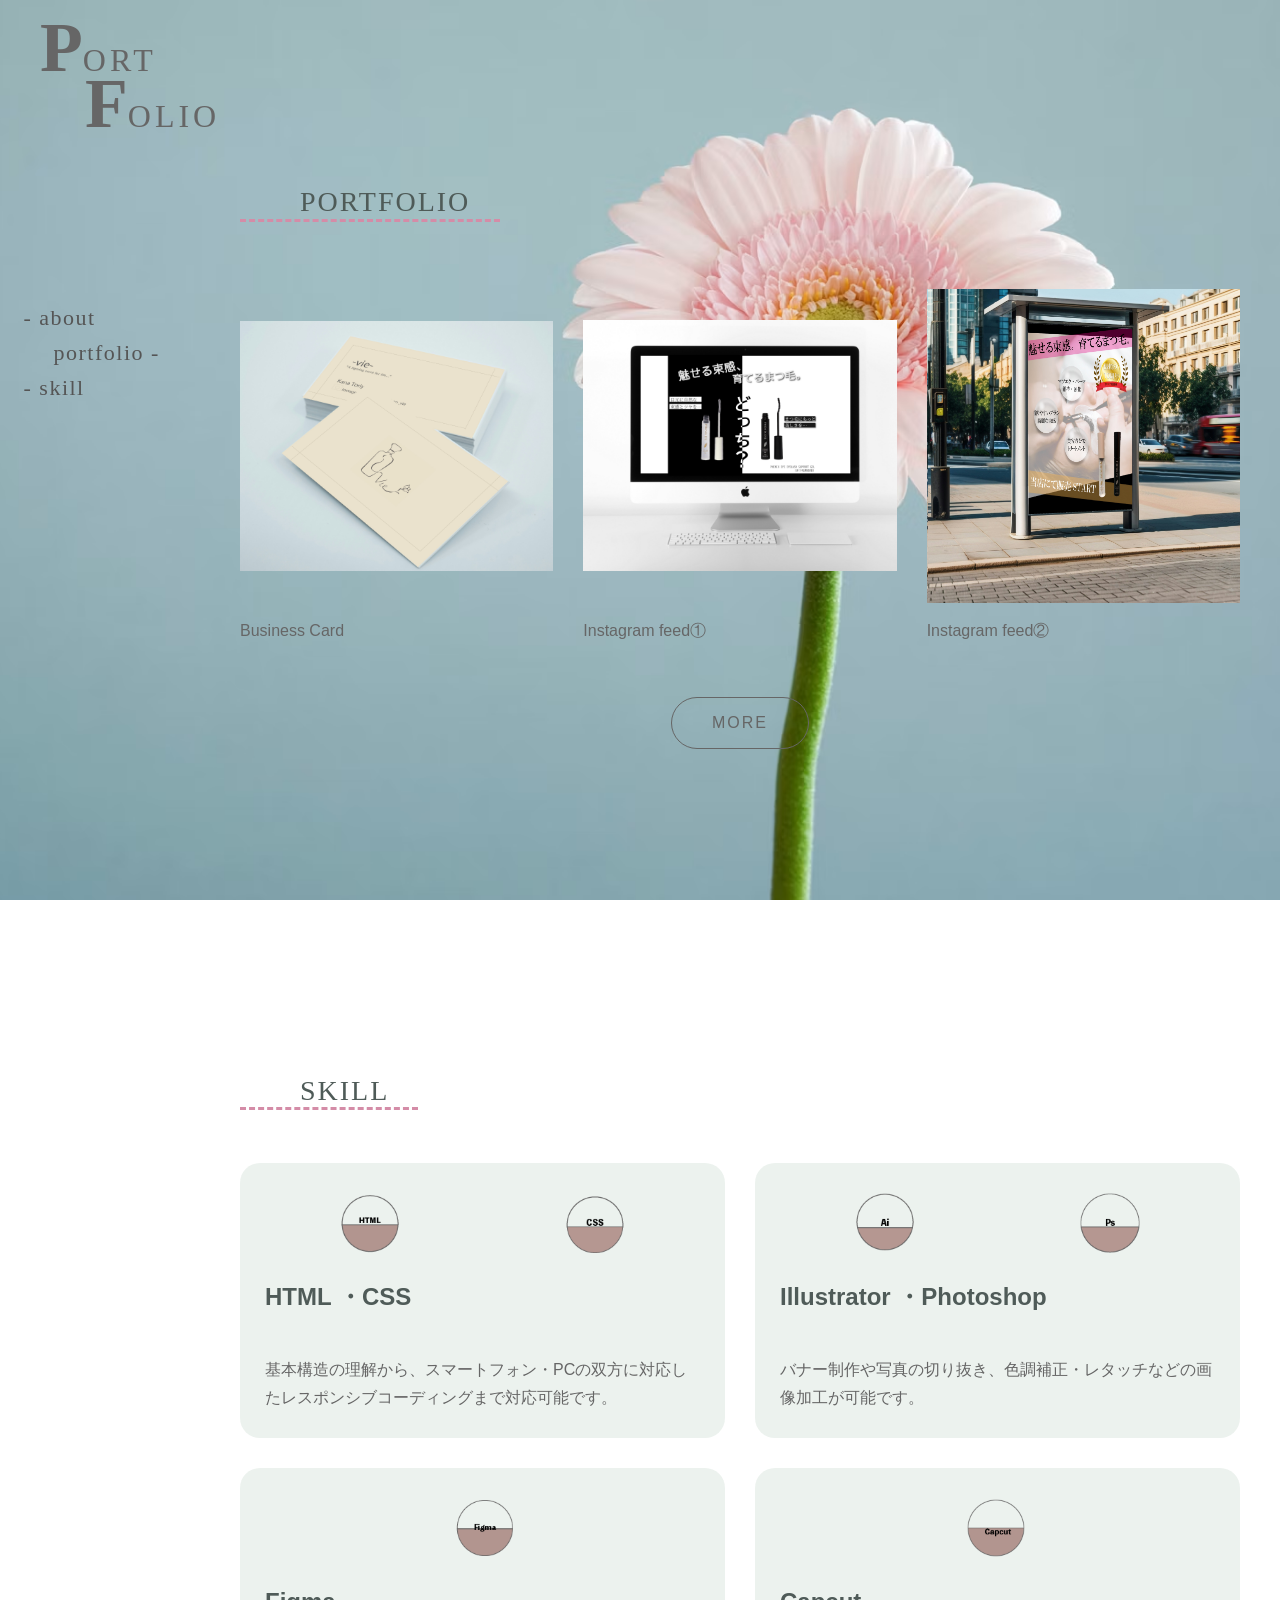
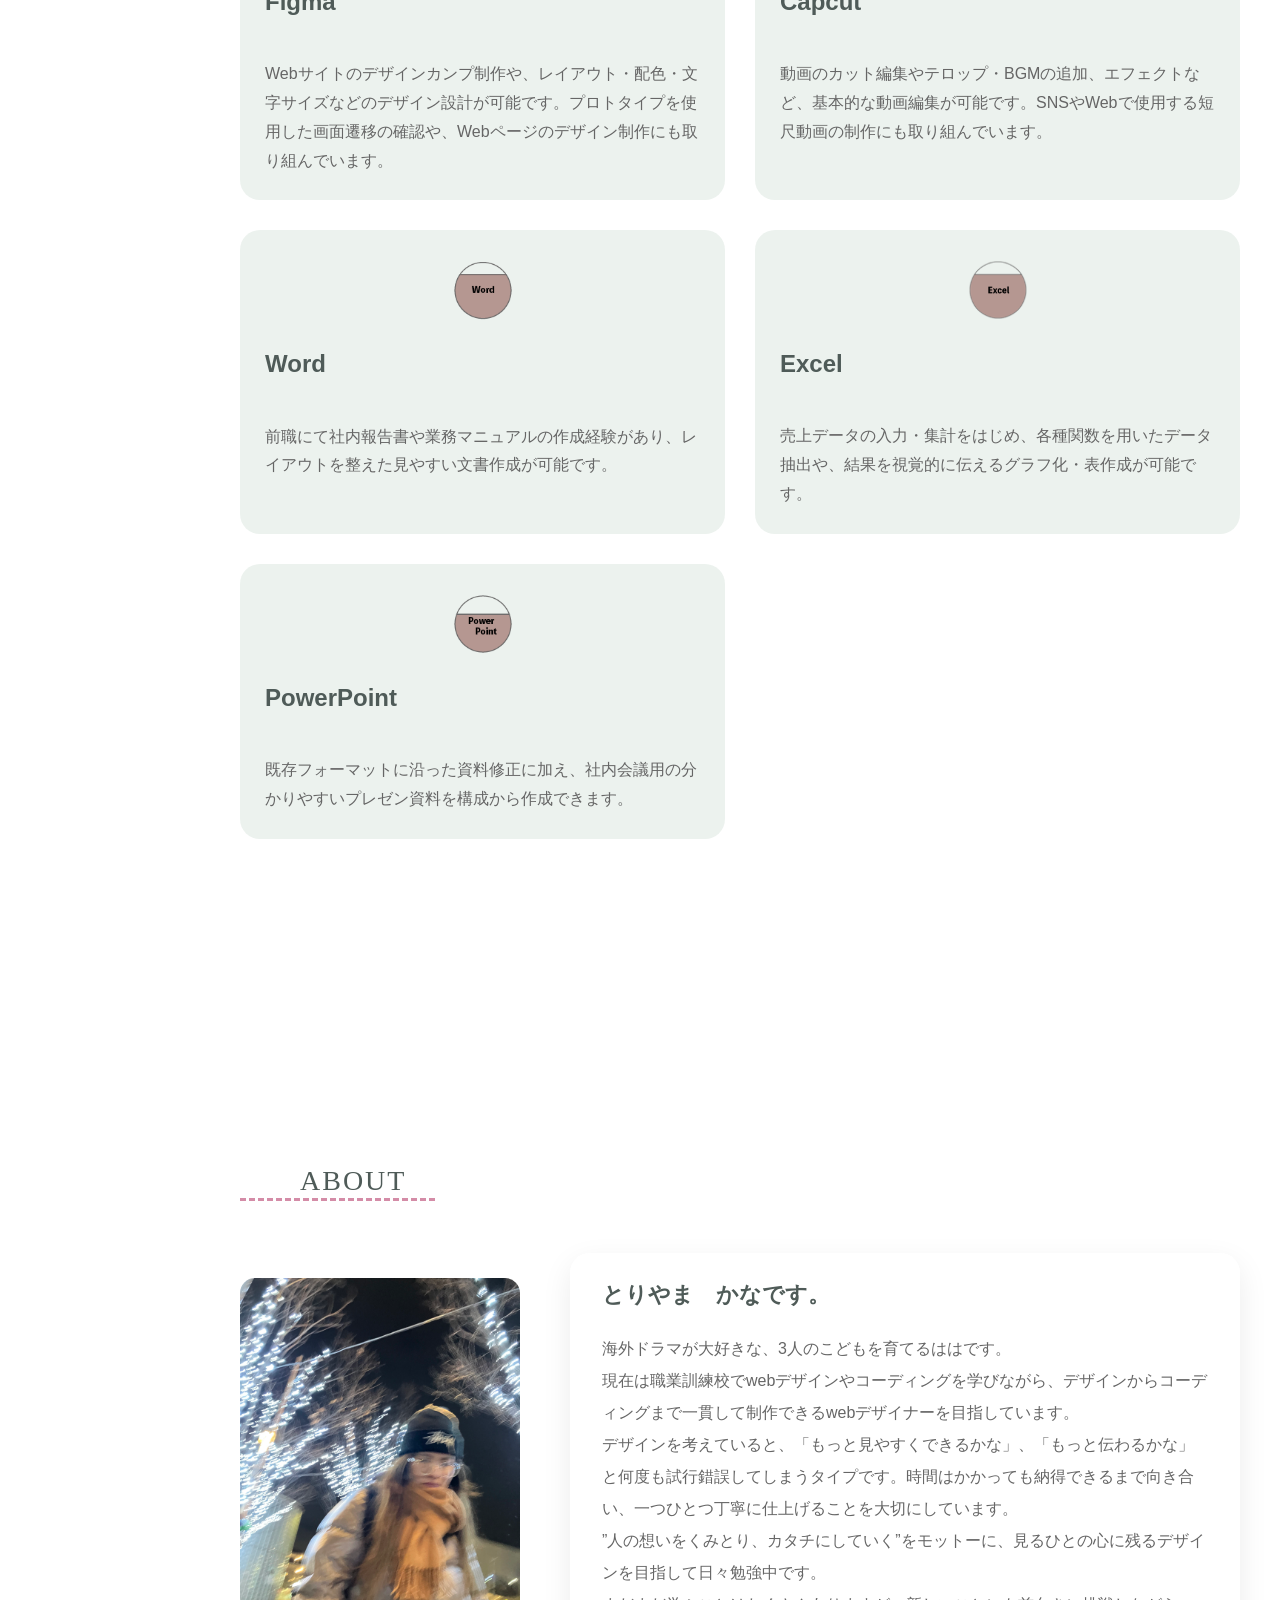
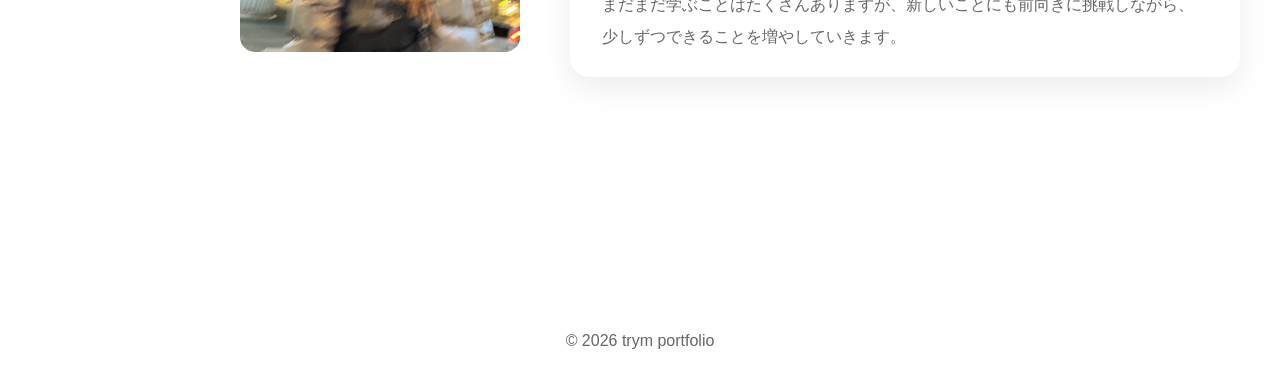
<file: index.html>
<!doctype html>
<html lang="ja">

<head>
  <meta charset="UTF-8" />
  <meta name="viewport" content="width=device-width, initial-scale=1.0" />
  <link rel="stylesheet" href="css/style.css" />
  <link rel="icon" href="/favicon.ico" type="image/x-icon">

  <title>2026 trym portfolio</title>
</head>

<body>
  <header class="header">
    <h1 class="logo">
      <span class="big">P</span><span class="small">ORT</span><br />
      <span class="indent"><span class="big">F</span><span class="small">OLIO</span></span>
    </h1>
  </header>


  <nav class="sidebar">
    <ul class="nav_list">
      <li class="nav_about"><a href="#about">　- about</a></li>
      <li class="nav_portfolio">
        <a href="../portfolio/portfolio.html">　portfolio -</a>
      </li>
      <li class="nav_skill"><a href="#skill">　- skill</a></li>
    </ul>
  </nav>

  <main class="main">
    <section id="portfolio" class="portfolio">
      <h2 class="section_title">　　PORTFOLIO　</h2>

      <div class="portfolio_list">
        <div class="portfolio_item featured">
          <a href="../portfolio/portfolio.html">
            <img src="images/meishi.jpg" alt="meishi" /></a>

          <p>Business Card</p>
        </div>

        <div class="portfolio_item">
          <a href="../portfolio/portfolio.html">
            <img src="images/item2.jpg" alt="feedimg" />
          </a>

          <p>Instagram feed①</p>
        </div>

        <div class="portfolio_item">
          <a href="../portfolio/portfolio.html">
            <img src="images/item03.jpg" alt="feedimg" />
          </a>

          <p>Instagram feed②</p>
        </div>
      </div>

      <div class="more_wrap">
        <a href="portfolio/portfolio.html" class="more_btn">MORE</a>
      </div>
    </section>

    <section id="skill" class="skill">
      <h2 class="section_title">　　SKILL　</h2>

      <div class="skill_list">
        <div class="skill_item">
          <div class="skill_img">
            <img src="images/skill_icon/html_icon.png" alt="htmlicon" />
            <img src="images/skill_icon/css_icon .png" alt="cssicon" />
          </div>

          <h3>HTML ・CSS</h3>
          <p>
            <br />基本構造の理解から、スマートフォン・PCの双方に対応したレスポンシブコーディングまで対応可能です。
          </p>
        </div>

        <div class="skill_item">
          <div class="skill_img">
            <img src="images/skill_icon/ai_icon.png" alt="aiicon" />
            <img src="images/skill_icon/ps_icon.png" alt="psicon" />
          </div>

          <h3>Illustrator ・Photoshop</h3>
          <p>
            <br />バナー制作や写真の切り抜き、色調補正・レタッチなどの画像加工が可能です。
          </p>
        </div>

        <div class="skill_item">
          <div class="skill_img">
            <img src="images/skill_icon/figma_icon.png" alt="figma" />
          </div>

          <h3>Figma</h3>
          <p>
            <br/>Webサイトのデザインカンプ制作や、レイアウト・配色・文字サイズなどのデザイン設計が可能です。プロトタイプを使用した画面遷移の確認や、Webページのデザイン制作にも取り組んでいます。
          </p>
        </div>

        <div class="skill_item">
          <div class="skill_img">
            <img src="images/skill_icon/capcut_icon.png" alt="figma" />
          </div>

          <h3>Capcut</h3>
          <p>
            <br/>動画のカット編集やテロップ・BGMの追加、エフェクトなど、基本的な動画編集が可能です。SNSやWebで使用する短尺動画の制作にも取り組んでいます。
          </p>
        </div>

        <div class="skill_item">
          <div class="skill_img">
            <img src="images/skill_icon/word_icon.png" alt="wordicon" />
          </div>

          <h3>Word</h3>
          <p>
            <br/>前職にて社内報告書や業務マニュアルの作成経験があり、レイアウトを整えた見やすい文書作成が可能です。
          </p>
        </div>

        <div class="skill_item">
          <div class="skill_img">
            <img src="images/skill_icon/exel_icon.png" alt="exel" />
          </div>

          <h3>Excel</h3>
          <p>
            <br />売上データの入力・集計をはじめ、各種関数を用いたデータ抽出や、結果を視覚的に伝えるグラフ化・表作成が可能です。
          </p>
        </div>

        <div class="skill_item">
          <div class="skill_img">
            <img src="images/skill_icon/pwp_icon.png" alt="pwpicon" />
          </div>

          <h3>PowerPoint</h3>
          <p>
            <br />既存フォーマットに沿った資料修正に加え、社内会議用の分かりやすいプレゼン資料を構成から作成できます。
          </p>
        </div>
      </div>
    </section>

    <section id="about" class="about">
      <h2 class="section_title">　　ABOUT　</h2>

      <div class="about_wrap">
        <div class="about_img">
          <img src="images/IMG_3295.jpg" alt="me" />
        </div>
        <div class="about_text">
          <h3>とりやま　かなです。</h3>
          <p>
            海外ドラマが大好きな、3人のこどもを育てるははです。
            <br>現在は職業訓練校でwebデザインやコーディングを学びながら、デザインからコーディングまで一貫して制作できるwebデザイナーを目指しています。
            <br>デザインを考えていると、「もっと見やすくできるかな」、「もっと伝わるかな」と何度も試行錯誤してしまうタイプです。時間はかかっても納得できるまで向き合い、一つひとつ丁寧に仕上げることを大切にしています。
            <br>”人の想いをくみとり、カタチにしていく”をモットーに、見るひとの心に残るデザインを目指して日々勉強中です。
            <br>まだまだ学ぶことはたくさんありますが、新しいことにも前向きに挑戦しながら、少しずつできることを増やしていきます。
          </p>
        </div>
      </div>
    </section>
  </main>

  <footer class="footer">
    <p>&copy; 2026 trym portfolio</p>
  </footer>
</body>

</html>
</file>
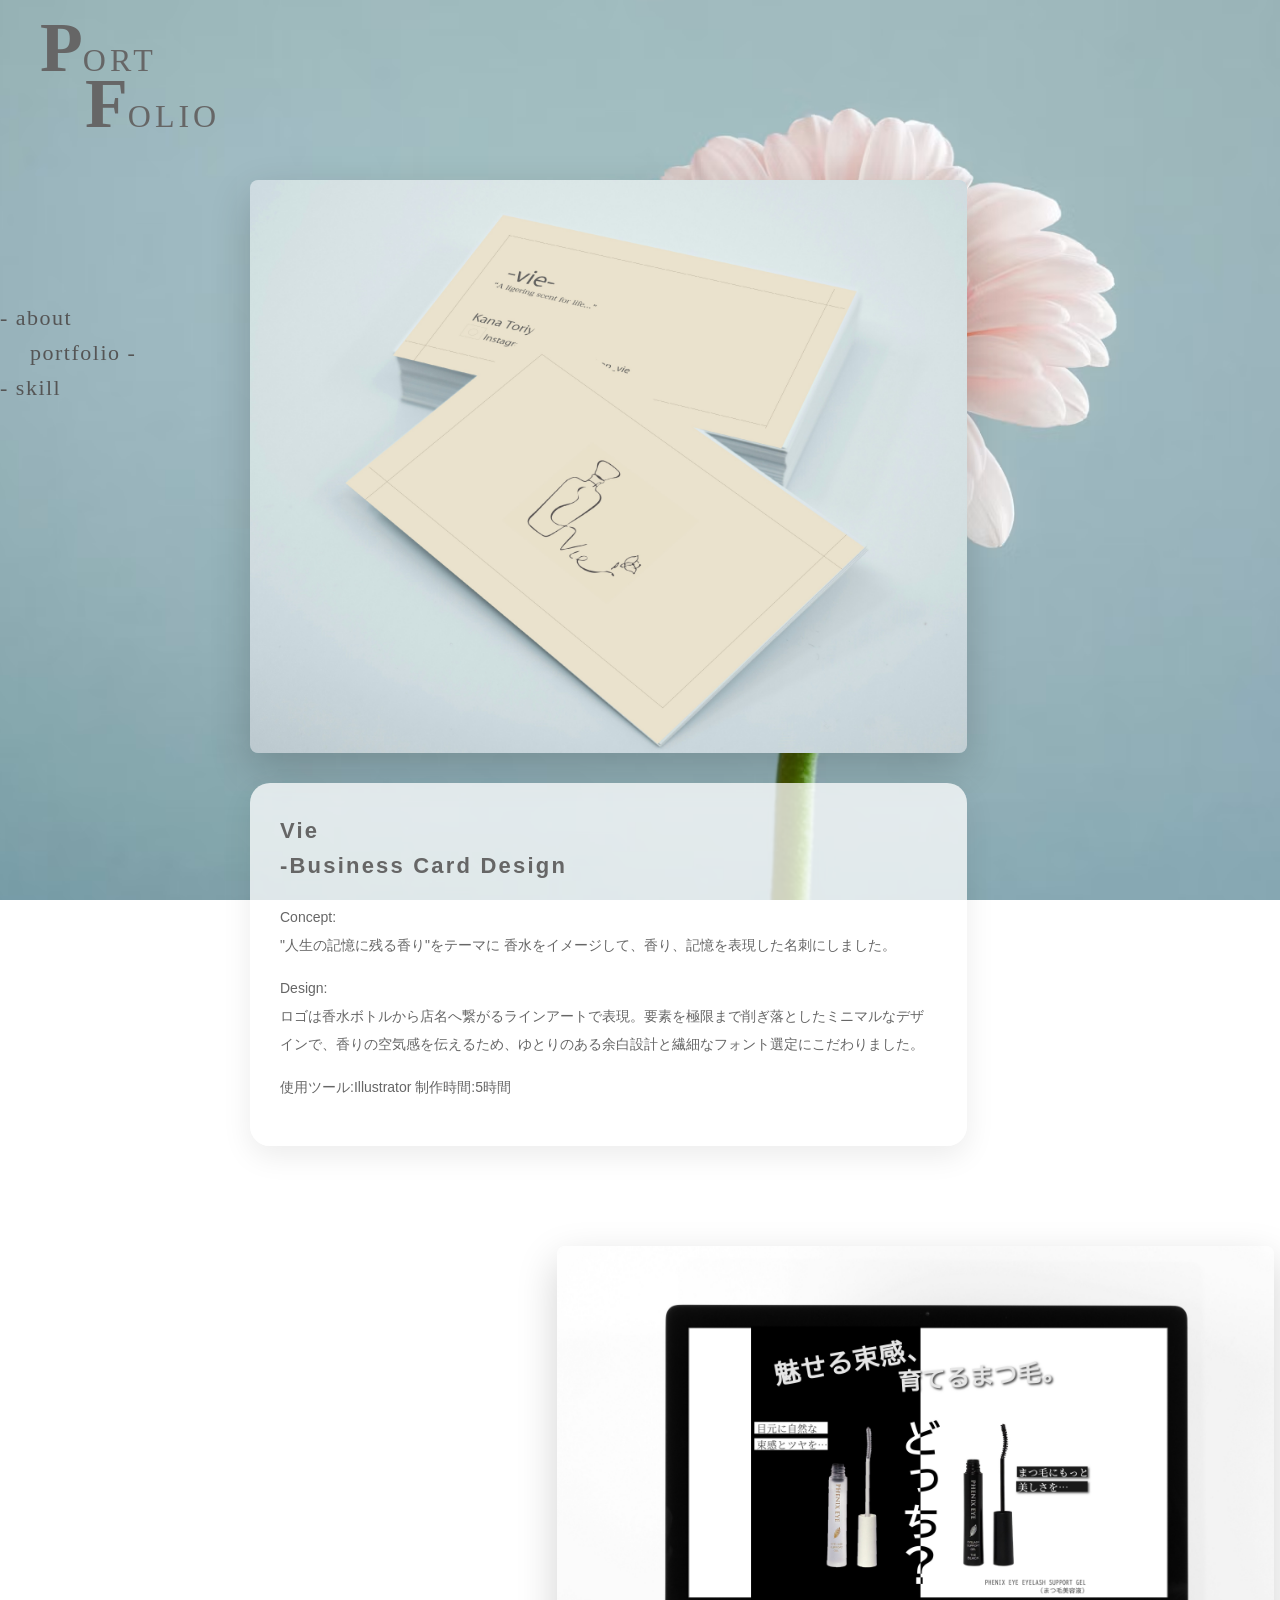
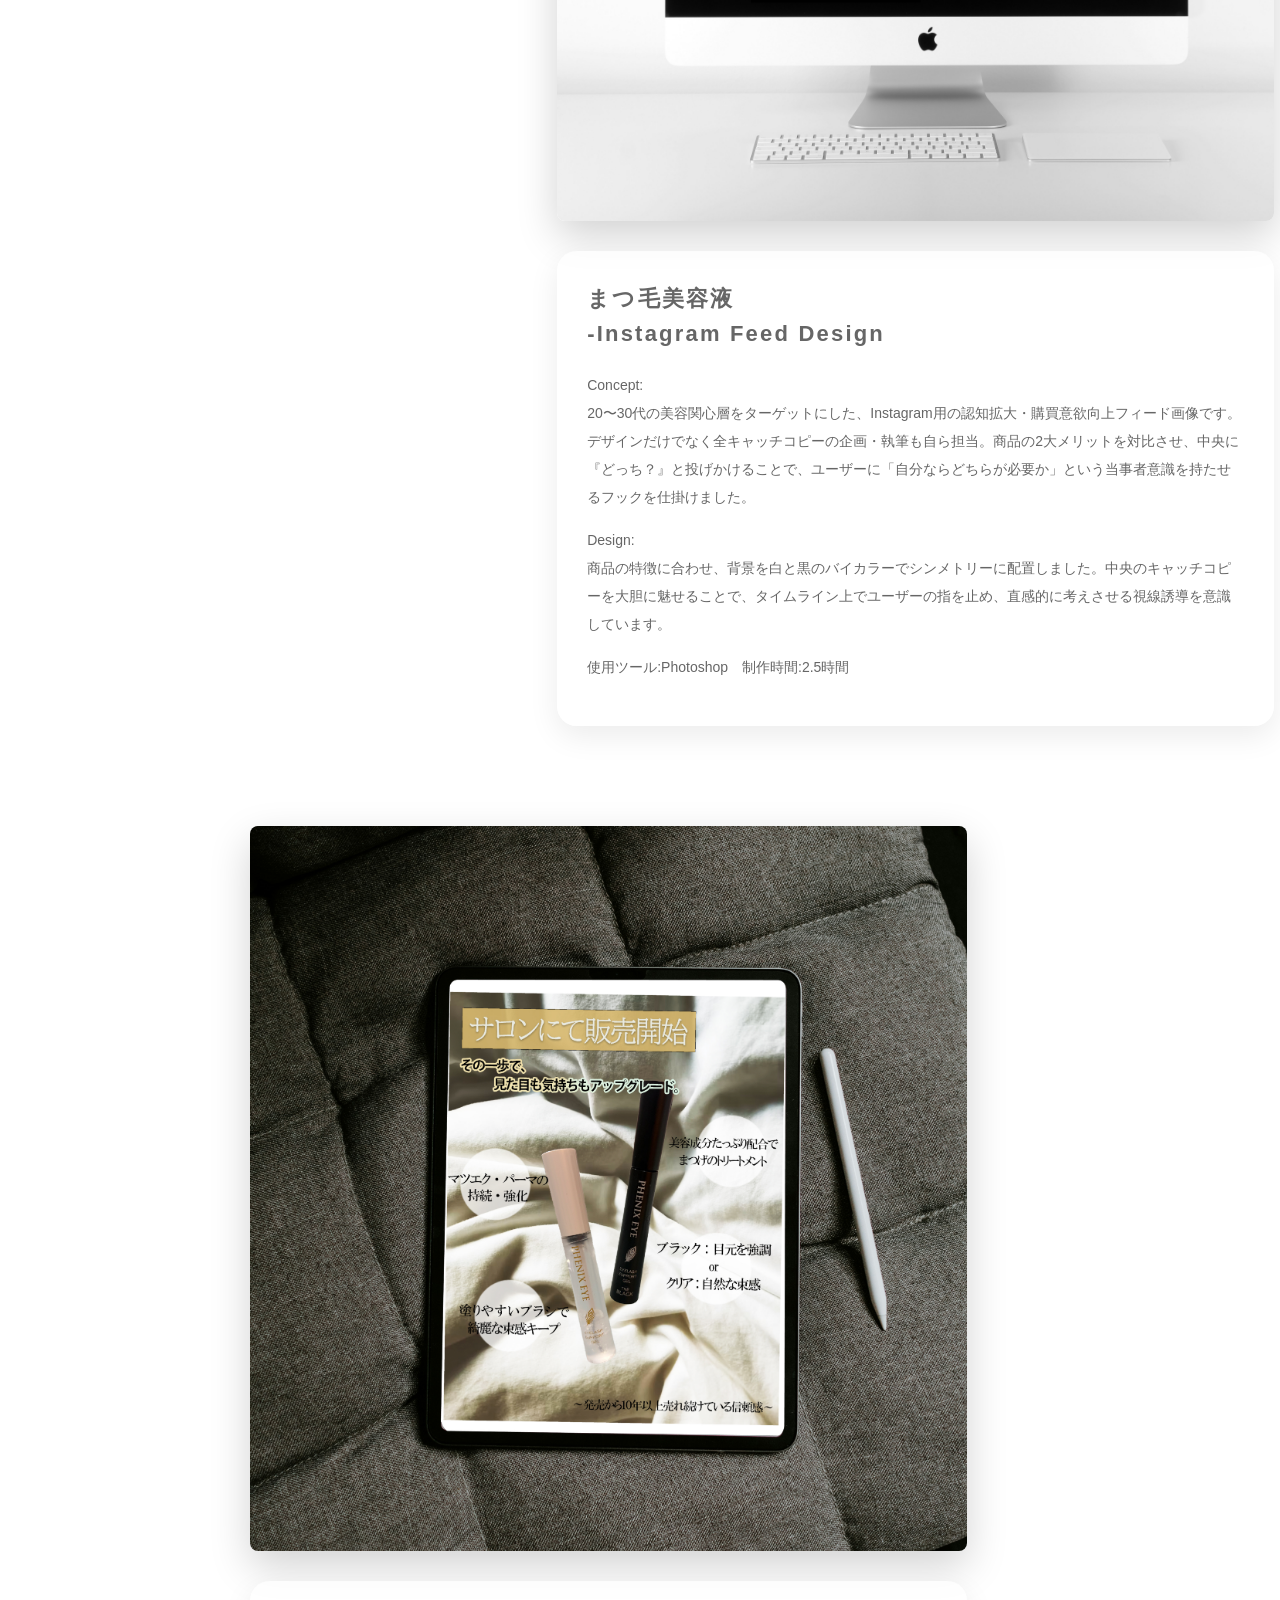
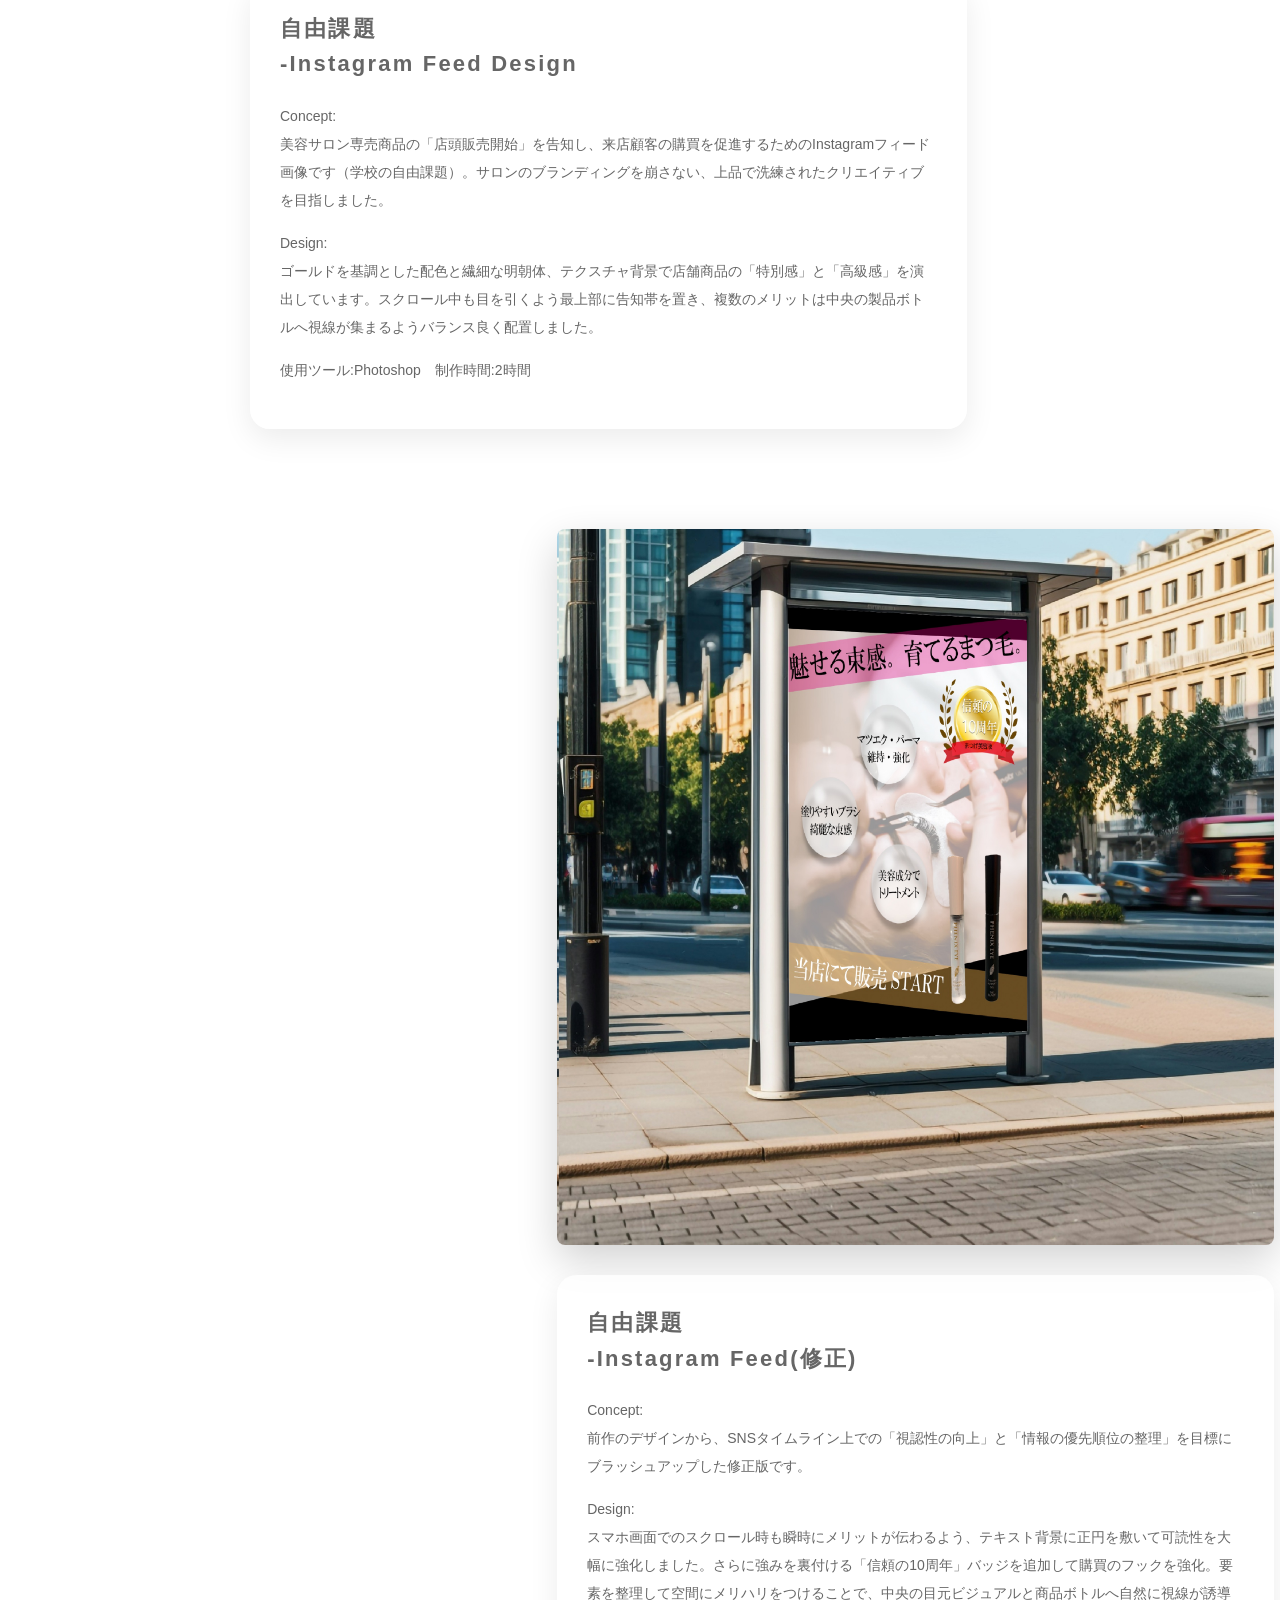
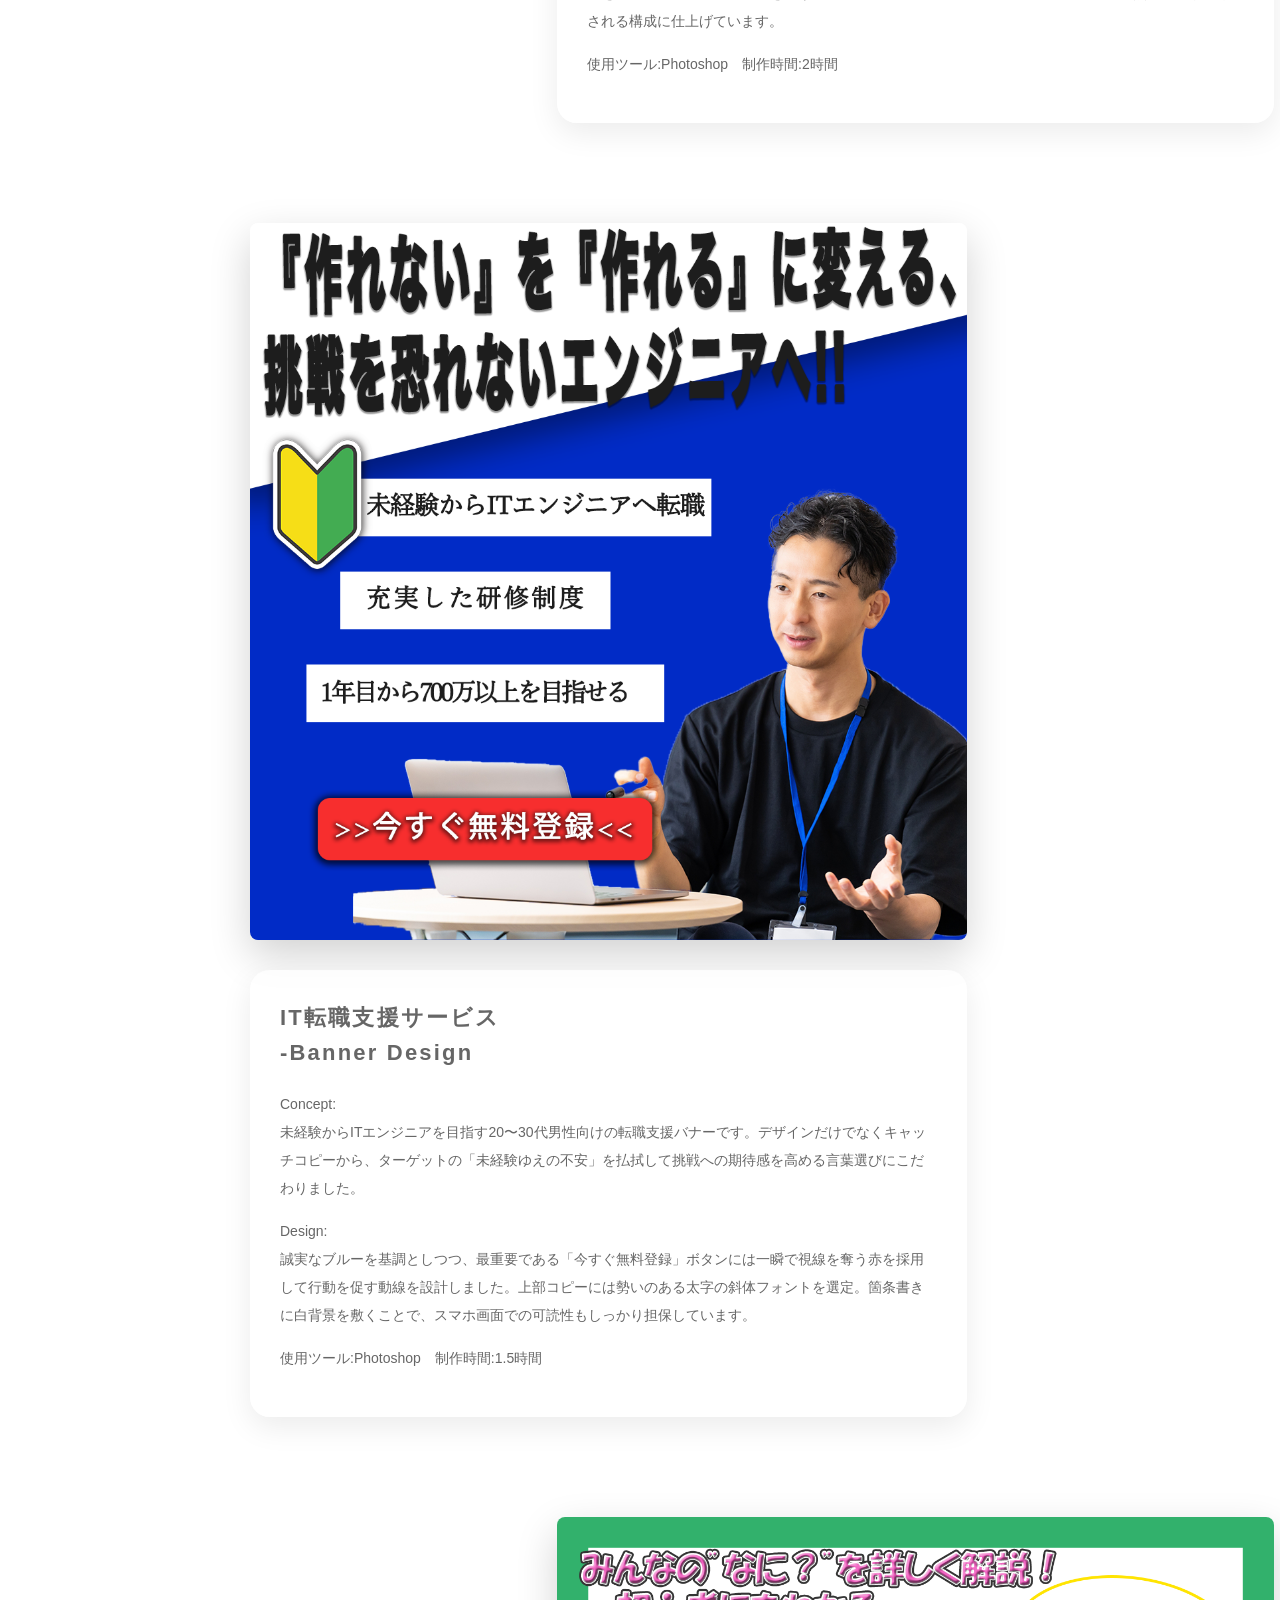
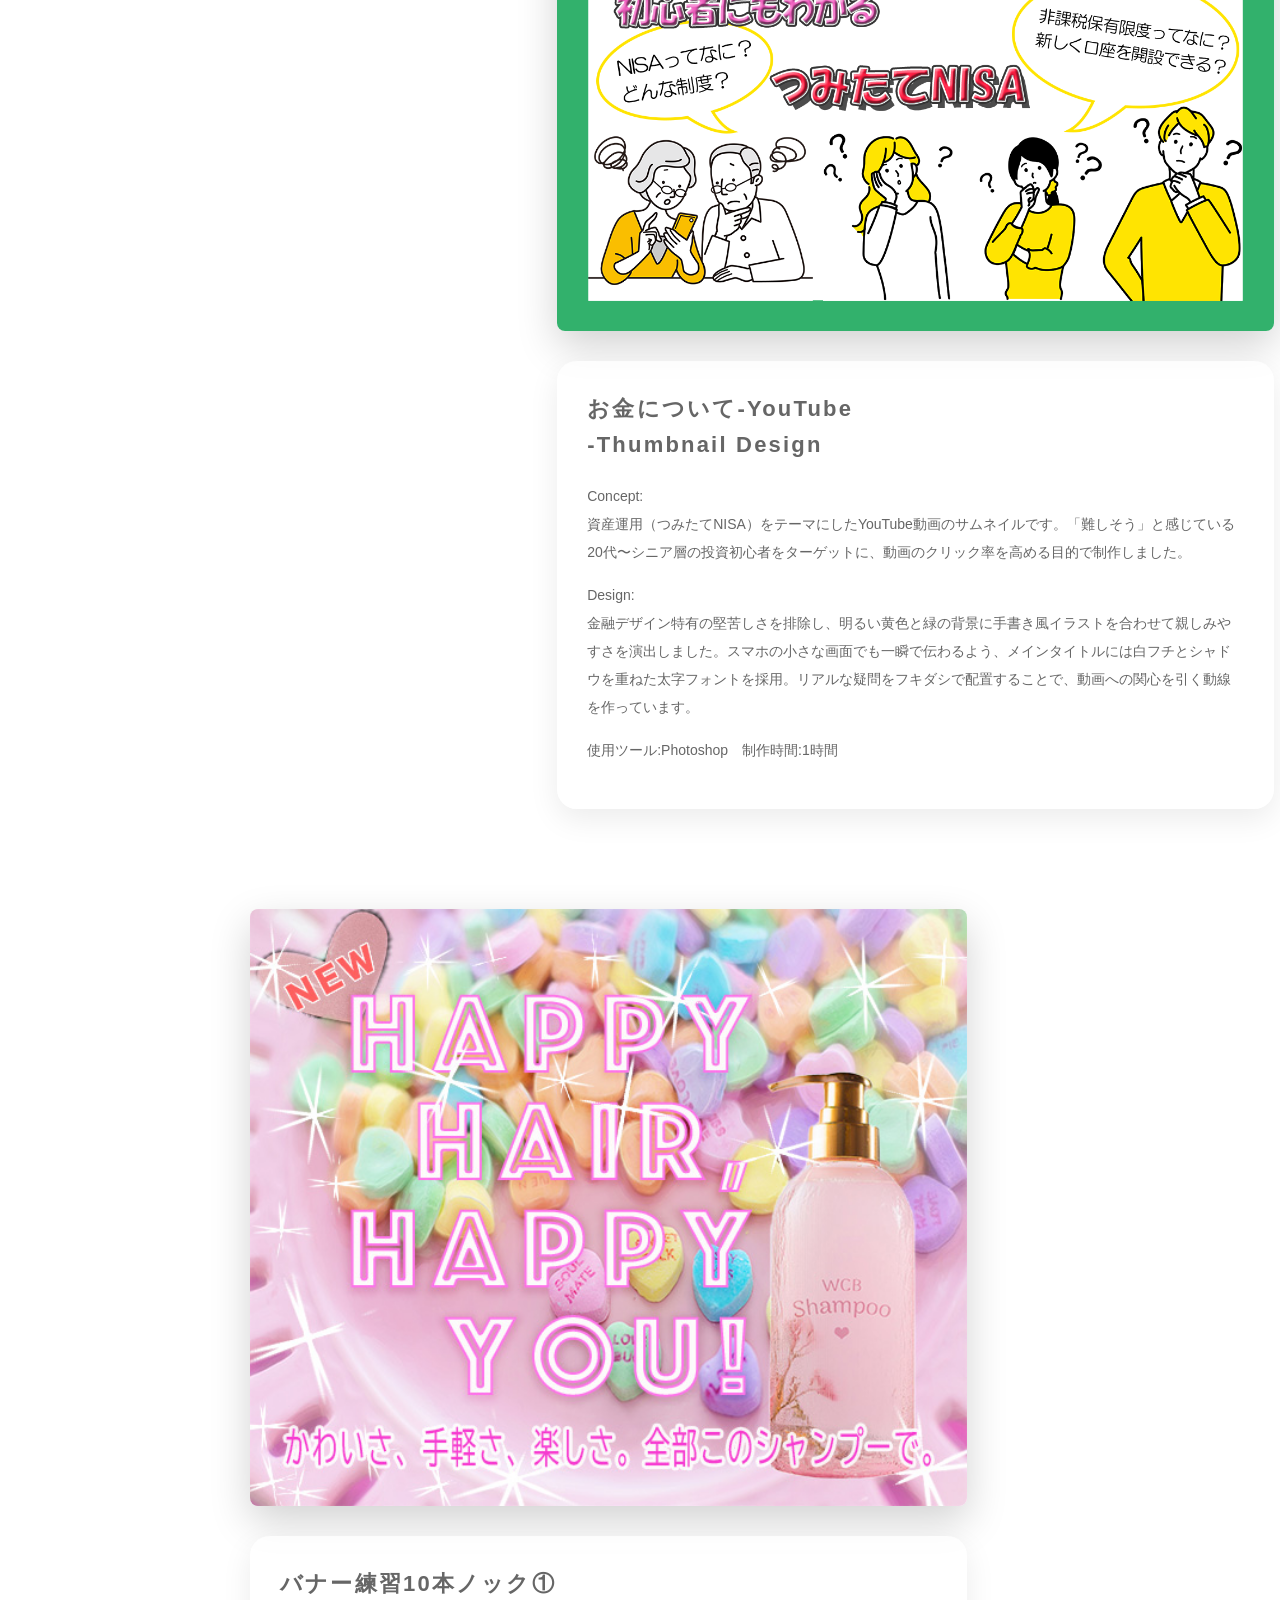
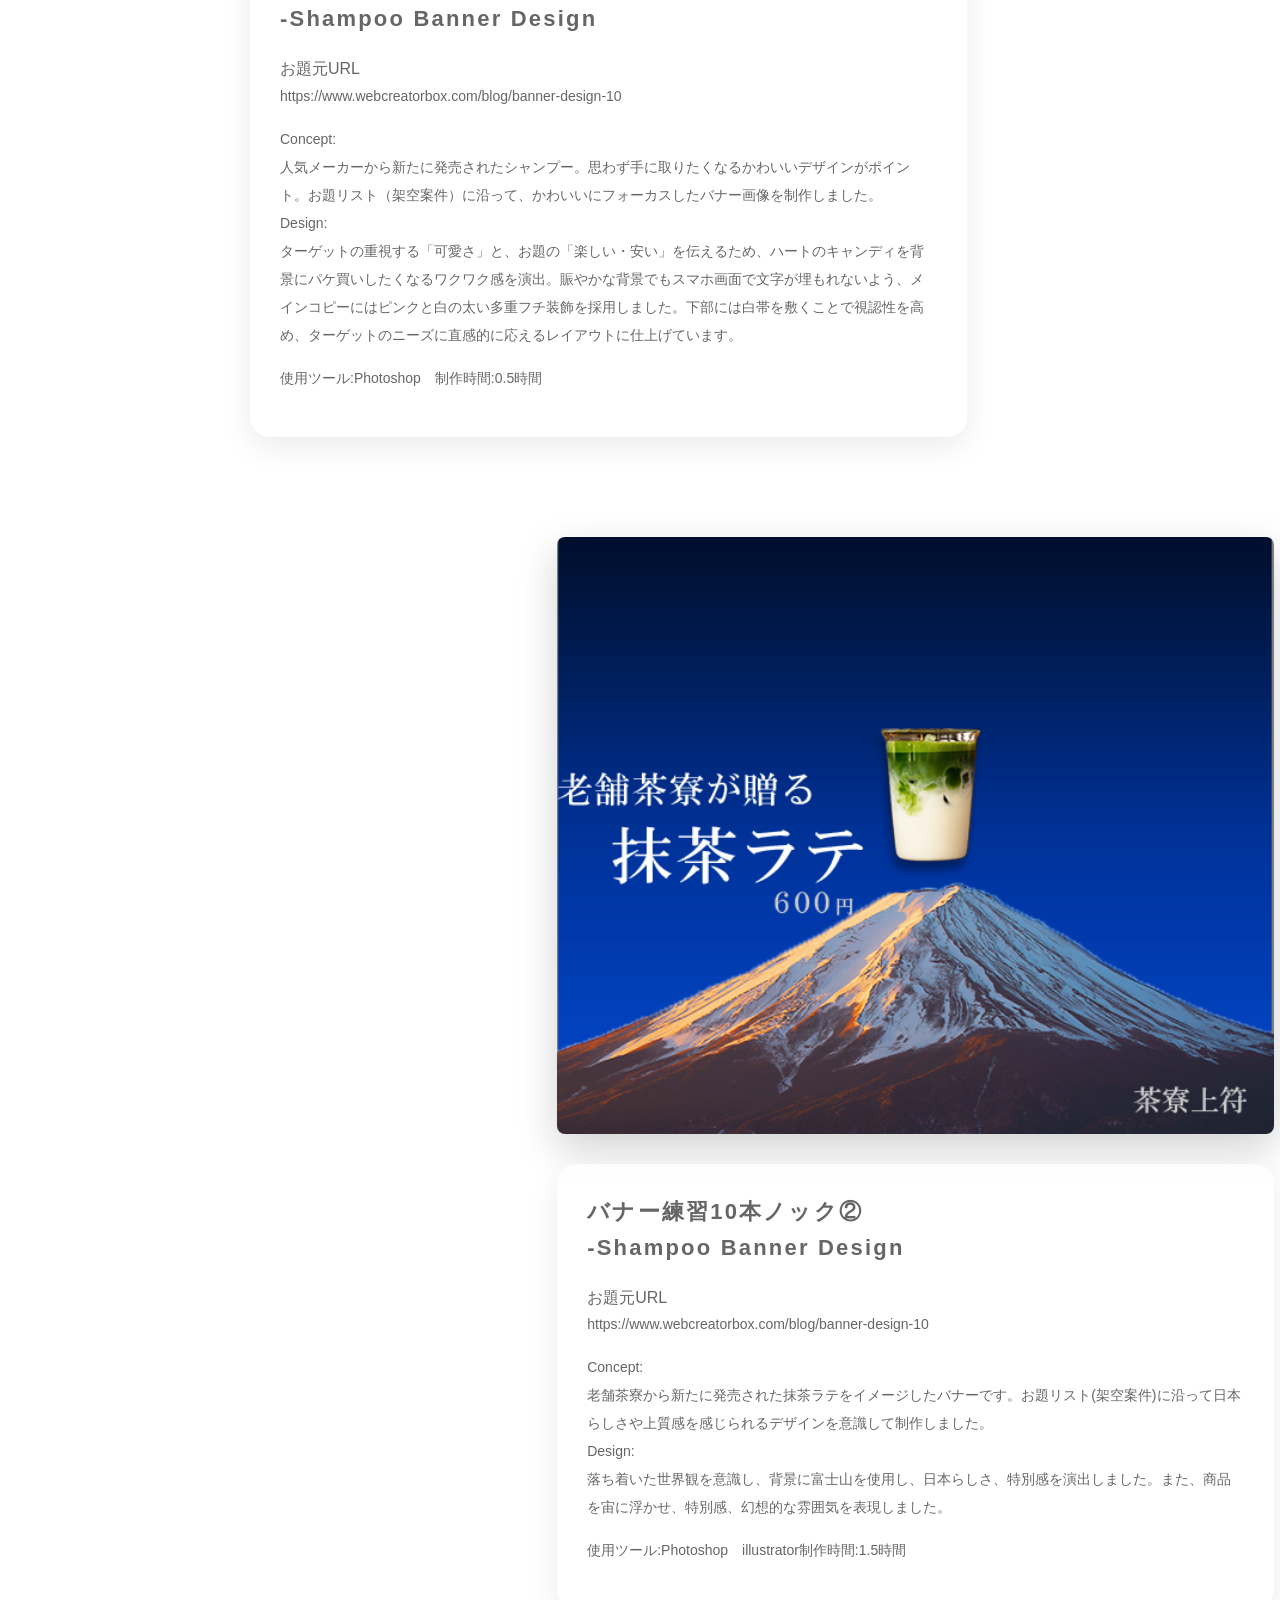
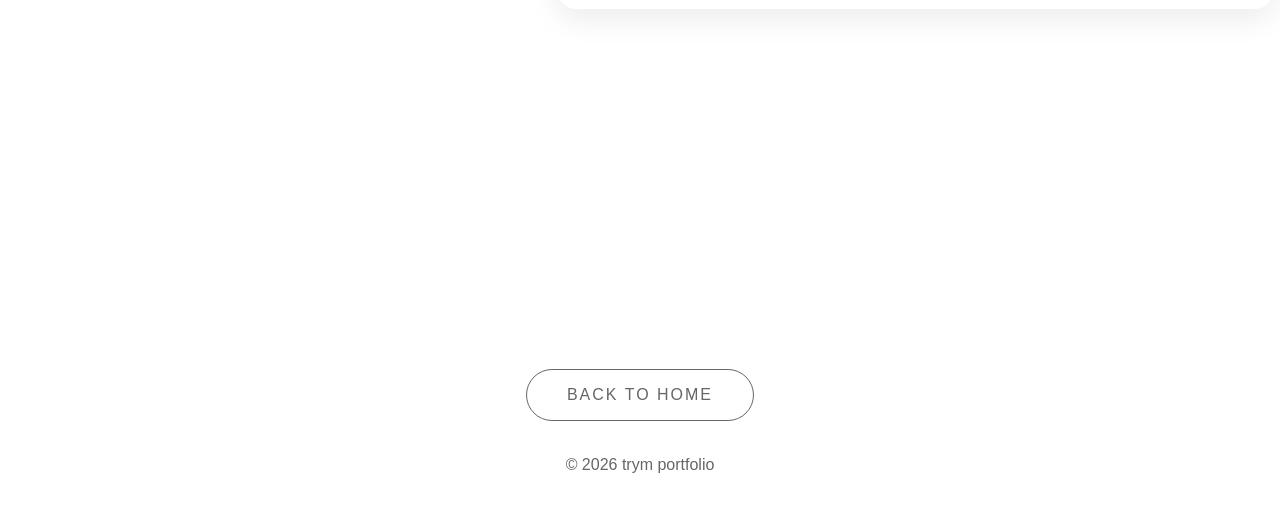
<file: portfolio/portfolio.html>
<!doctype html>
<html lang="ja">

<head>
  <meta charset="UTF-8" />
  <meta name="viewport" content="width=device-width, initial-scale=1.0" />
  <title>portfoloi</title>
  <link rel="stylesheet" href="../css/style.css" />
</head>

<body>
  <header class="header">
    <h1 class="logo">
      <span class="big">P</span><span class="small">ORT</span><br />
      <span class="indent"><span class="big">F</span><span class="small">OLIO</span></span>
    </h1>
  </header>

  <nav class="sidebar">
    <ul class="nav_list">
      <li class="nav_about"><a href="../index.html#about">- about</a></li>
      <li class="nav_portfolio">
        <a href="../portfolio/portfolio.html">portfolio -</a>
      </li>
      <li class="nav_skill"><a href="../index.html#skill">- skill</a></li>
    </ul>
  </nav>

  <main>
    <section class="portfolio_page">
      <article class="work">
        <img src="../images/meishi.jpg" alt="名刺デザイン" />

        <div class="work_text">
          <h3>Vie<br>
            -Business Card Design</h3>
          <p>
            Concept:<br>
            "人生の記憶に残る香り"をテーマに
            香水をイメージして、香り、記憶を表現した名刺にしました。
          </p>
          <p>
            Design:<br>
            ロゴは香水ボトルから店名へ繋がるラインアートで表現。要素を極限まで削ぎ落としたミニマルなデザインで、香りの空気感を伝えるため、ゆとりのある余白設計と繊細なフォント選定にこだわりました。
          </p>
          <p>使用ツール:Illustrator 制作時間:5時間</p>
        </div>
      </article>

      <article class="work">
        <img src="../images/item2.jpg" alt="フィード画像" />

        <div class="work_text">
          <h3>まつ毛美容液<br>-Instagram Feed Design</h3>
          <p>
            Concept:<br>
            20〜30代の美容関心層をターゲットにした、Instagram用の認知拡大・購買意欲向上フィード画像です。デザインだけでなく全キャッチコピーの企画・執筆も自ら担当。商品の2大メリットを対比させ、中央に『どっち？』と投げかけることで、ユーザーに「自分ならどちらが必要か」という当事者意識を持たせるフックを仕掛けました。
          </p>
          <p>
            Design:<br>
            商品の特徴に合わせ、背景を白と黒のバイカラーでシンメトリーに配置しました。中央のキャッチコピーを大胆に魅せることで、タイムライン上でユーザーの指を止め、直感的に考えさせる視線誘導を意識しています。
          </p>
          <p>使用ツール:Photoshop　制作時間:2.5時間</p>

          </p>
        </div>
      </article>

      <article class="work">
        <img src="../images/item04.jpg" alt="フィード画像2" />

        <div class="work_text">
          <h3>自由課題<br>-Instagram Feed Design</h3>
          <p>
            Concept:<br>
            美容サロン専売商品の「店頭販売開始」を告知し、来店顧客の購買を促進するためのInstagramフィード画像です（学校の自由課題）。サロンのブランディングを崩さない、上品で洗練されたクリエイティブを目指しました。
          </p>
          <p>
            Design:<br>
            ゴールドを基調とした配色と繊細な明朝体、テクスチャ背景で店舗商品の「特別感」と「高級感」を演出しています。スクロール中も目を引くよう最上部に告知帯を置き、複数のメリットは中央の製品ボトルへ視線が集まるようバランス良く配置しました。
          </p>
          <p>使用ツール:Photoshop　制作時間:2時間</p>
        </div>
      </article>

      <article class="work">
        <img src="../images/item03.jpg" alt="フィード画像3" />

        <div class="work_text">
          <h3>自由課題<br>-Instagram Feed(修正)</h3>
          <p>
            Concept:<br>
            前作のデザインから、SNSタイムライン上での「視認性の向上」と「情報の優先順位の整理」を目標にブラッシュアップした修正版です。
          </p>
          <p>
            Design:<br>
            スマホ画面でのスクロール時も瞬時にメリットが伝わるよう、テキスト背景に正円を敷いて可読性を大幅に強化しました。さらに強みを裏付ける「信頼の10周年」バッジを追加して購買のフックを強化。要素を整理して空間にメリハリをつけることで、中央の目元ビジュアルと商品ボトルへ自然に視線が誘導される構成に仕上げています。
          </p>
          <p>使用ツール:Photoshop　制作時間:2時間</p>
        </div>
      </article>

      <article class="work">
        <img src="../images/item5.png" alt="バナー画像" />

        <div class="work_text">
          <h3>IT転職支援サービス<br>-Banner Design</h3>
          <p>
            Concept:<br>
            未経験からITエンジニアを目指す20〜30代男性向けの転職支援バナーです。デザインだけでなくキャッチコピーから、ターゲットの「未経験ゆえの不安」を払拭して挑戦への期待感を高める言葉選びにこだわりました。
          </p>
          <p>
            Design:<br>
            誠実なブルーを基調としつつ、最重要である「今すぐ無料登録」ボタンには一瞬で視線を奪う赤を採用して行動を促す動線を設計しました。上部コピーには勢いのある太字の斜体フォントを選定。箇条書きに白背景を敷くことで、スマホ画面での可読性もしっかり担保しています。
          </p>
          <p>使用ツール:Photoshop　制作時間:1.5時間</p>
        </div>
      </article>

      <article class="work">
        <img src="../images/item6.png" alt="サムネイル画像２" />

        <div class="work_text">
          <h3>お金について-YouTube<br>-Thumbnail Design</h3>
          <p>
            Concept:<br>
            資産運用（つみたてNISA）をテーマにしたYouTube動画のサムネイルです。「難しそう」と感じている20代〜シニア層の投資初心者をターゲットに、動画のクリック率を高める目的で制作しました。
          </p>
          <p>
            Design:<br>
            金融デザイン特有の堅苦しさを排除し、明るい黄色と緑の背景に手書き風イラストを合わせて親しみやすさを演出しました。スマホの小さな画面でも一瞬で伝わるよう、メインタイトルには白フチとシャドウを重ねた太字フォントを採用。リアルな疑問をフキダシで配置することで、動画への関心を引く動線を作っています。
          </p>
          <p>使用ツール:Photoshop　制作時間:1時間</p>
        </div>
      </article>

      <article class="work">
        <img src="../images/shampoo.jpg" alt="バナー画像" />

        <div class="work_text">
          <h3>バナー練習10本ノック①<br>-Shampoo Banner Design</h3>
          お題元URL<br><p class="url">
            https://www.webcreatorbox.com/blog/banner-design-10</p>
          <p>Concept:<br>
            人気メーカーから新たに発売されたシャンプー。思わず手に取りたくなるかわいいデザインがポイント。お題リスト（架空案件）に沿って、かわいいにフォーカスしたバナー画像を制作しました。<br>
            Design:<br>
            ターゲットの重視する「可愛さ」と、お題の「楽しい・安い」を伝えるため、ハートのキャンディを背景にパケ買いしたくなるワクワク感を演出。賑やかな背景でもスマホ画面で文字が埋もれないよう、メインコピーにはピンクと白の太い多重フチ装飾を採用しました。下部には白帯を敷くことで視認性を高め、ターゲットのニーズに直感的に応えるレイアウトに仕上げています。</p>

          <p>使用ツール:Photoshop　制作時間:0.5時間</p>
        </div>
      </article>

      <article class="work">
        <img src="../images/rate.png" alt="バナー画像" />

        <div class="work_text">
          <h3>バナー練習10本ノック②<br>-Shampoo Banner Design</h3>
          お題元URL<br><p class="url">
            https://www.webcreatorbox.com/blog/banner-design-10</p>
          <p>Concept:<br>
            老舗茶寮から新たに発売された抹茶ラテをイメージしたバナーです。お題リスト(架空案件)に沿って日本らしさや上質感を感じられるデザインを意識して制作しました。<br>
            Design:<br>
            落ち着いた世界観を意識し、背景に富士山を使用し、日本らしさ、特別感を演出しました。また、商品を宙に浮かせ、特別感、幻想的な雰囲気を表現しました。</p>

          <p>使用ツール:Photoshop　illustrator制作時間:1.5時間</p>
        </div>
      </article>
    </section>
  </main>

  <div class="back_home">
    <a class="more_btn" href="../index.html">BACK TO HOME</a>
  </div>

  <footer class="footer">
    <p>&copy; 2026 trym portfolio</p>
  </footer>
</body>

</html>
</file>
<file: css/style.css>
@charset "utf-8";

/* 全体 */

* {
  margin: 0;
  padding: 0;
  box-sizing: border-box;
}

html {
  scroll-behavior: smooth;
}

img {
  max-width: 100%;
}


body {
  font-family: "Noto Sans JP", sans-serif;
  color: #666;
  font-weight: 500;
  line-height: 1.6;
  background-image: url(../images/backimg.avif);
  background-repeat: no-repeat;
  background-position: right top;
  background-size: cover;
  background-attachment: fixed;
}

.skill_item h3,
.about_text h3 {
  font-size: 22px;
  font-weight: 600;
  color: #4f5b58;
}

p {
  font-size: 16px;
  line-height: 1.8;
  font-weight: 400;
  color: #666;
}

h2 {
  text-decoration: underline dashed #d48ca7;
  text-underline-offset: 8px;

}

/* header */

.header {
  width: 100%;
  height: 80px;
  padding: 20px 40px;
}

/* logo */
.logo {
  font-family: "Cormorant Garamond", serif;
  line-height: .8;
}

.big {
  font-size: 70px;
  font-weight: 600;
}

.small {
  font-size: 32px;
  font-weight: 300;
  letter-spacing: 4px;
}

.indent {
  margin-left: 45px;
  display: inline-block;
}

/* nav */

.sidebar {
  position: fixed;
  top: 300px;
  left: 0;
  /* width: 180px;
    height: 100vh; */
}

.nav_list {
  list-style: none;
}

.nav_about {
  margin-left: 0;
}

.nav_portfolio {
  margin-left: 30px;
}

.nav_skill {
  margin-left: 0;
}

.sidebar a {
  font-family: "Cormorant Garamond", serif;
  font-size: 22px;
  font-weight: 500;
  letter-spacing: 1.5px;
  display: inline-block;
  text-decoration: none;
  color: #555;
  transition: all 0.3s ease;
}

.sidebar a:hover {
  transform: translateX(10px);
  color: #d48ca7;
}

/* main */

.main {
  margin-left: 240px;
  max-width: 1000px;
}

/* section */

section {
  padding: 100px 0;
  margin-bottom: 120px;
}

.section_title {
  font-family: "Cormorant Garamond", serif;
  font-size: 28px;
  font-weight: 500;
  letter-spacing: 2px;
  color: #4f5b58;
  margin-bottom: 50px;
}



/* portfolio */

.portfolio_list {
  display: flex;
  justify-content: space-between;
  gap: 30px;
}

.portfolio_item {
  flex: 1;
}

.portfolio_img {
  aspect-ratio: 4 / 3;
  overflow: hidden;
  border-radius: 15px;
}

.portfolio_item img {
  width: 100%;
  height: 100%;
  object-fit: contain;
  display: block;
  border-radius: 15px;
  transition: 0.3s;
}

.portfolio_item:hover {
  transform: translateY(-8px);
}

.portfolio_item img:hover {
  box-shadow: 0 10px 20px rgba(0, 0, 0, 15);
}

/* skill */

.skill_list {
  display: flex;
  flex-wrap: wrap;
  gap: 30px;
}

.skill_item {
  width: calc(50% - 15px);
  padding: 25px;
  background: rgba(230, 238, 233, .75);
  border-radius: 20px;
  backdrop-filter: blur(4px);
  transition: .3s;
}


.skill_item img {
  width: 70px;
  height: auto;
  display: block;
  margin: 0 auto;
}

.skill_img {
  display: flex;
  justify-content: center;
  gap: 15px;
  margin-bottom: 20px;
}

.skill_item h3 {
  margin-bottom: 10px;
  font-size: 24px;
}

.skill_item p {
  line-height: 1.8;
}


/* about */

.about_wrap {
  display: flex;
  align-items: center;
  gap: 50px;
}

.about_img {
  width: 280px;
  flex-shrink: 0;
}

.about_img img {
  width: 100%;
  display: block;
  border-radius: 15px;
  box-shadow: 0 10px 30p rgba(0, 0, 0, .12);
}

.about_text {
  flex: 1;
  background: rgba(255, 255, 255, .75);
  border-radius: 20px;
  box-shadow: 0 10px 30px rgba(0, 0, 0, .08);
  padding: 24px 32px;
}

.about_text h3 {
  margin-bottom: 20px;
}

.about_text p {
  line-height: 2;
}


/* footer */

.footer {
  text-align: center;
  padding: 30px 0;
}

/* more */
.more_btn {
  display: inline-block;
  margin-top: 40px;
  padding: 12px 40px;
  border: 1px solid #666;
  border-radius: 30px;
  text-decoration: none;
  color: #666;
  letter-spacing: 2px;
  transition: 0.3s;
}

.more_wrap {
  text-align: center;
  margin-top: 40px;
}

.more_btn:hover {
  background: #d8a7b1;
  border-color: #d8a7b1;
  color: #fff;
}

/* portfolioページ専用 */

.portfolio_page {
  width: 80%;
  margin-left: 250px;
}

.work {

  width: 70%;
  margin-bottom: 100px;
}

.work img {
  width: 100%;
  max-width: 800px;
  height: auto;
  display: block;
  border-radius: 8px;
  box-shadow: 0 15px 40px rgba(0, 0, 0, .18);

}

.work_text {
  margin-top: 30px;
  padding: 30px;
  background: rgba(255, 255, 255, .75);
  border-radius: 20px;
  box-shadow: 0 10px 30px rgba(0, 0, 0, .08);
  max-width: 800px;
}

.work_text .url {
  text-align: left;
  background-color: rgba(255, 255, 255, 0.5);
  border-radius: 4px;
}

.work_text h3 {
  font-size: 22px;
  letter-spacing: 0.1em;
  margin-bottom: 20px;
}

.work_text p {
  font-size: 14px;
  line-height: 2;
  margin-bottom: 15px;
}

.work:nth-child(even) {
  margin-left: auto;
}

.back_home {
  text-align: center;
}


/* スマホ対応 */

@media (max-width: 767px) {

  /* 画面はみだし防止 */
  body {
    background-position: center top;
    background-size: auto 100%;
  }

  /* logo */
  .logo {
    line-height: .8;
  }

  .big {
    font-size: 50px;
  }

  .small {
    font-size: 24px;
    letter-spacing: 3px;
  }

  .indent {
    margin-left: 30px;
  }

  /* 横並びのナビ */
  .sidebar {
    position: static;
    width: 100%;
    margin-top: 50px;
  }

  .nav_list {
    display: flex;
    justify-content: center;
    gap: 30px;
    padding: 0;
  }

  .nav_list a {
    font-family: 'Cormorant Garamond', serif;
    font-size: 20px;
    font-weight: 500;
    letter-spacing: 1px;
  }

  .nav_about,
  .nav_portfolio,
  .nav_skill {
    margin-left: 0;
  }

  .main {
    margin-left: 0;
    width: 100%;
    max-width: 100%;
    padding: 0;
  }

  /* 作品表示 */
  .portfolio_list {
    display: flex;
    flex-wrap: wrap;
    justify-content: center;
    gap: 30px;
  }

  .featured {
    width: 70%;
    flex: none;
  }

  .portfolio_item:not(.featured) {
    width: 30%;
    flex: none;
  }

  section {
    padding: 50px 20px;
  }

  .section_title {
    font-family: "Cormorant Garamond", serif;
    font-size: 22px;
    font-weight: 500;
    letter-spacing: 1.5px;
  }

  /* スキル */
  .skill_list {
    display: block;
  }

  .skill_item {
    width: 100%;
    padding: 25px 20px;
    margin-bottom: 30px;
  }

  .skill_item img {
    width: 60px;
  }

  .skill_item h3 {
    font-size: 20px;
    text-align: center;
  }

  .skill_item p {
    font-size: 14px;
    line-height: 1.8;
  }

  /* about */
  .about_wrap {
    flex-direction: column;
    gap: 30px;
  }

  .about_img {
    width: 55%;
    max-width: 220px;
  }

  .about_text {
    width: 100%;
  }

  .about_text p {
    font-size: 14px;
    line-height: 1.8;
  }

  /* モバイル用portfolioページ */
  .portfolio_page {
    width: 100%;
    margin-left: 0;
    padding: 40px 20px 0;
  }

  .portfolio {
    padding: 40px 20px;
  }

  .portfolio_list {
    display: flex;
    flex-wrap: wrap;
    justify-content: center;
    gap: 20px;
  }

  .portfolio_item.featured {
    width: 100%;
  }

  .portfolio_list h3 {
    font-size: 20px;
  }

  .portfolio_list p {
    font-size: 0.8rem;
    line-height: 1.4;
  }

  .portfolio_img img {
    width: 100%;
    border-radius: 15px;
    display: block;
  }

  .portfolio_img {
    width: 90%;
    margin: 0 auto;
  }

  .portfolio_item {
    width: calc(50% - 10px);
    background: rgba(255, 255, 255, .65);
    backdrop-filter: blur(8px);
    border-radius: 20px;
    padding: 25px 20px;
    margin-bottom: 60px;
    box-shadow: 0 10px 25px rgba(0, 0, 0, .08);
  }

  .portfolio_item img {
    width: 100%;
    display: block;
    transition: .3s;
  }

  .portfolio_item img:active {
    transform: scale(.98);
  }

  .portfolio_item h2 {
    font-size: 0.8rem;
    line-height: 1.3;
    margin: 35px 0 25px;
    letter-spacing: .05em;
  }

  .portfolio_item p {
    font-size: 0.75rem;
    line-height: 1.4;
    /* letter-spacing: .03em; */
    margin-top: 8px;
  }

  .work {
    width: 100%;
    margin: 0 auto 100px;
  }

  .work img {
    width: 100%;
    max-width: 100%;
  }

  .work_text h3 {
    font-size: 1.4rem;
    letter-spacing: 0.08em;
    margin-bottom: 40px;
  }

  /* ボタン */
  .more_btn {
    display: inline-block;
    padding: 12px 40px;
    border-radius: 30px;
    font-size: 0.9rem;
    letter-spacing: 0.1em;
  }


}
</file>
